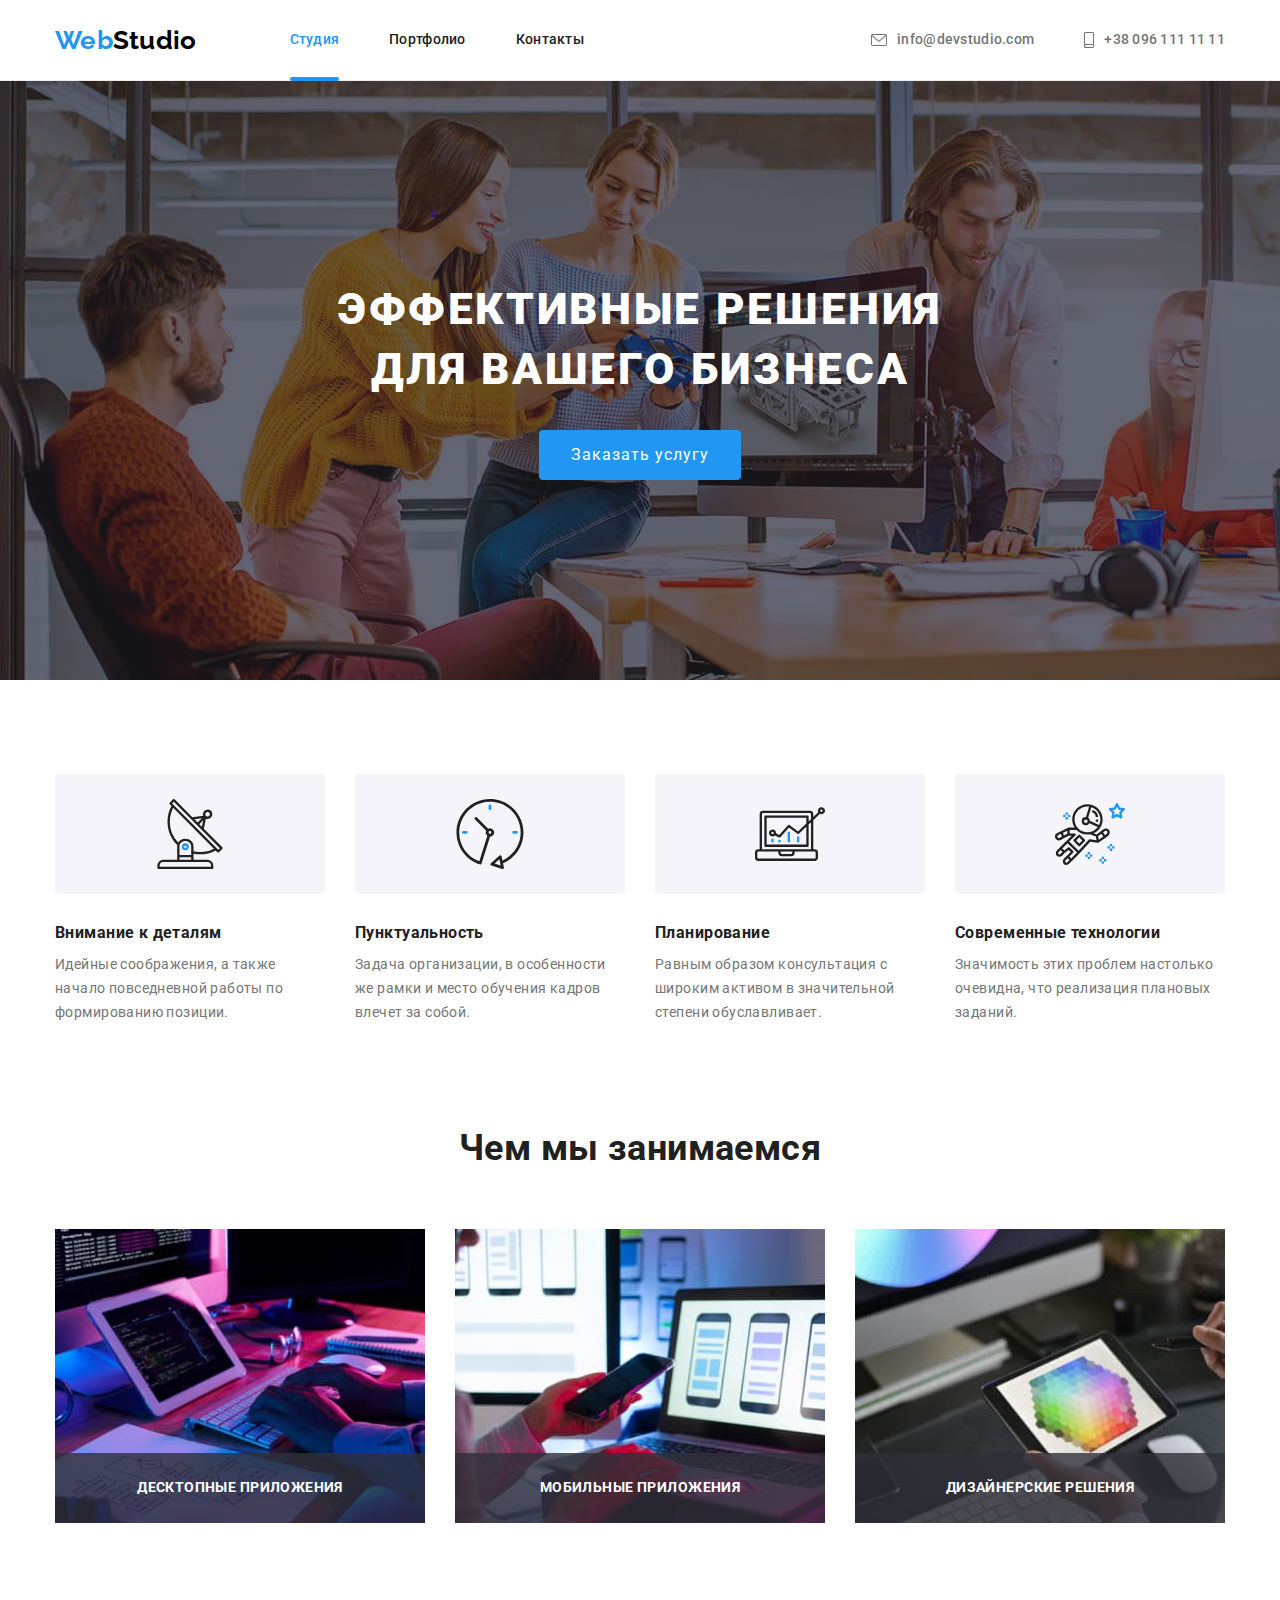
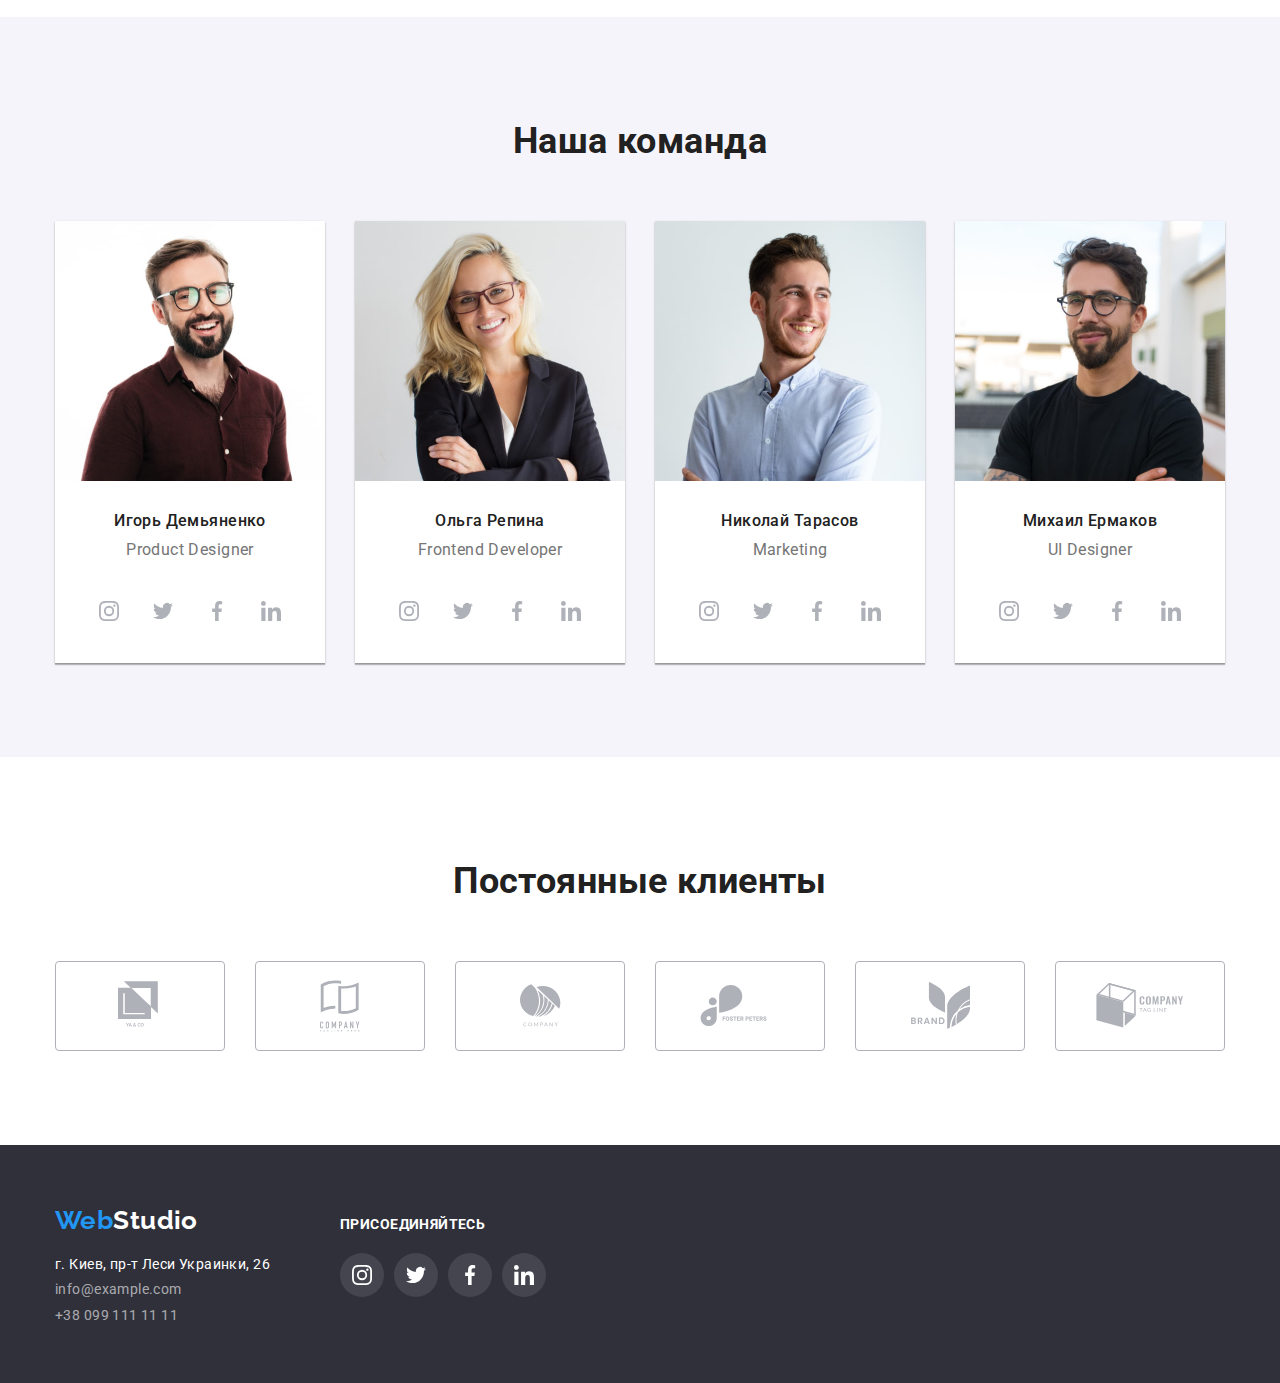
<file: index.html>
<!DOCTYPE html>
<html lang="ru">
<head>
    <meta charset="UTF-8">
    <meta name="viewport" content="width=device-width, initial-scale=1.0">
    <title>WebStudio</title>
    <link rel="stylesheet" href="https://cdnjs.cloudflare.com/ajax/libs/modern-normalize/1.0.0/modern-normalize.min.css">
    <link rel="preconnect" href="https://fonts.gstatic.com">
    <link href="https://fonts.googleapis.com/css2?family=Raleway:wght@700&family=Roboto:wght@400;500;700;900&display=swap" rel="stylesheet">
    <link rel="stylesheet" href="./css/styles.css">
</head>
<body>
<!--Header-->
    <header class="header">
        <div class="container">
            
            <nav class="nav">      
                <a href="./index.html" class="logo-studio"><span class="logo-web">Web</span>Studio</a>          
                <ul class="site-nav list">
                    
                      <li class="item actions"><a href="./index.html" class="nav-link current">Студия</a></li>                     
                      <li class="item"><a href="./portfolio.html" class="nav-link">Портфолио</a></li>                
                      <li class="item"><a href="" class="nav-link">Контакты</a></li>
                    
                </ul>
            </nav>    
            <ul class="contact list">
                <li class="contact-item">
                    <a href="mailto:info@devstudio.com" class="contact-link">                
                        <svg class="icon-mail">
                            <use href="./images/symbol-defs.svg#icon-envelope"></use>
                        </svg>
                        info@devstudio.com</a>
                </li>
                <li class="item">
                    <a href="tel:+380961111111" class="contact-link">                    
                        <svg class="icon-tel">
                            <use href="./images/symbol-defs.svg#icon-smartphone"></use>
                        </svg> 
                        +38 096 111 11 11</a></li>
            </ul>
        </div>
    </header>
    <main>

        <!--Hero-->

        <section class="hero section">
            <div class="overlay">
                <div class="block-hero"> 
                    <h1 class="main-theme">ЭФФЕКТИВНЫЕ РЕШЕНИЯ ДЛЯ ВАШЕГО БИЗНЕСА</h1>
                    <button type="button" class="hero-button" data-modal-open>Заказать услугу</button>   
                </div>     
                
            </div>         
        </section>


        <!--Модальное окно(backdrop)
        <div class="backdrop is-hidden" data-modal>
            <div class="modal">
                <button class="modal-button" data-modal-close>&#10006</button>
            </div>
        </div>-->



        <!--Преимущества(advantages)-->
        <section class="advantages">
            <div class="container">
                <h2 class="advantages-title visually-heeden ">Преимущества</h2>
                <ul class="list-advantages list" style="display: flex;">
                    <li class="item-list">
                        <div class="bg-svg">
                            <svg class="icon-advantages">
                                <use href="./images/symbol-defs.svg#icon-antenna"></use>
                            </svg>
                        </div>
                        <h3 class="title">Внимание к деталям</h3>
                        <p class="description">Идейные соображения, а также начало повседневной работы по формированию позиции.</p>
                    </li>
                    <li class="item-list">
                        <div class="bg-svg">
                            <svg class="icon-advantages">
                                <use href="./images/symbol-defs.svg#icon-clock"></use>
                            </svg>
                        </div>
                        <h3 class="title">Пунктуальность</h3>
                        <p class="description">Задача организации, в особенности же рамки и место обучения кадров влечет за собой.</p>
                    </li>
                    <li class="item-list">
                        <div class="bg-svg">
                            <svg class="icon-advantages">
                                <use href="./images/symbol-defs.svg#icon-diagram"></use>
                            </svg>
                        </div>
                        <h3 class="title">Планирование</h3>
                        <p class="description">Равным образом консультация с широким активом в значительной степени обуславливает.</p>
                    </li>
                    <li class="item-list">
                        <div class="bg-svg">
                            <svg class="icon-advantages">
                                <use href="./images/symbol-defs.svg#icon-astronaut"></use>
                            </svg>
                        </div>
                        <h3 class="title">Современные технологии</h3>
                        <p class="description">Значимость этих проблем настолько очевидна, что реализация плановых заданий.</p>
                    </li>
                </ul>
            </div>    
        </section>

        <!--Чем мы занимаемся(work)-->

        <section class="work">
            <div class="container">
                <h2 class="work-title">Чем мы занимаемся</h2>
                <ul class="work-img list">                    
                    <li class="lable"><img class="img-item " src="./images/img_1.jpg" alt="" width="370"> 
                        <div class="fon">
                            <p class="lable-text">ДЕСКТОПНЫЕ ПРИЛОЖЕНИЯ</p>
                        </div>                        
                    </li>    
                    <li class="lable"><img class="img-item " src="./images/img_2.jpg" alt="" width="370">    
                        <div class="fon">
                            <p class="lable-text">МОБИЛЬНЫЕ ПРИЛОЖЕНИЯ</p>
                        </div> 
                    </li> 
                    <li class="lable"><img class="img-item " src="./images/img_3.jpg" alt="" width="370">   
                         <div class="fon">
                            <p class="lable-text">ДИЗАЙНЕРСКИЕ РЕШЕНИЯ</p>
                        </div> 
                    </li> 
                </ul>  
            </div>       
        </section>

            <!--Наша команда(command)-->

        <section class="command">
            <div class="container">
                <h2 class="text-title">Наша команда</h2>
                <ul class="command-title list">
                    <li class="bloc-command">
                        <img class="img-command" src="./images/igor.jpg" alt="Игорь Демьяненко" width="270">
                        <div class="bclock-employee">
                            <h3 class="employee">Игорь Демьяненко</h3>
                            <p class="specialty">Product Designer</p>
                        </div>
                        <ul class="command-social list">
                            <li class="item ">
                                <a class="social-link" href="">
                                    <svg class="command-icon">
                                        <use href="./images/symbol-defs.svg#icon-instagram"></use> 
                                    </svg>
                                    
                                </a>
                            </li>
                            <li class="item ">
                                <a class="social-link" href="">
                                    <svg class="command-icon">
                                        <use href='./images/symbol-defs.svg#icon-twitter'></use>
                                    </svg>
                                </a>
                            </li>
                            <li class="item ">
                                <a class="social-link" href="">
                                    <svg class="command-icon">
                                        <use href='./images/symbol-defs.svg#icon-facebook'></use>
                                    </svg>
                                </a>
                            </li>
                            <li class="item ">
                                <a class="social-link" href="">
                                    <svg class="command-icon">
                                        <use href='./images/symbol-defs.svg#icon-linkedin'></use>
                                    </svg>
                                </a>
                            </li>
                        </ul>
                    </li>
                    <li class="bloc-command">
                        <img class="img-command" src="./images/olga.jpg" alt="Ольга Репина" width="270">
                        <div class="bclock-employee">  
                            <h3 class="employee">Ольга Репина</h3>
                            <p class="specialty">Frontend Developer</p>
                        </div>
                        <ul class="command-social list">
                            <li class="item ">
                                <a class="social-link" href="">
                                    <svg class="command-icon">
                                        <use href="./images/symbol-defs.svg#icon-instagram"></use> 
                                    </svg>
                                    
                                </a>
                            </li>
                            <li class="item ">
                                <a class="social-link" href="">
                                    <svg class="command-icon">
                                        <use href='./images/symbol-defs.svg#icon-twitter'></use>
                                    </svg>
                                </a>
                            </li>
                            <li class="item ">
                                <a class="social-link" href="">
                                    <svg class="command-icon">
                                        <use href='./images/symbol-defs.svg#icon-facebook'></use>
                                    </svg>
                                </a>
                            </li>
                            <li class="item ">
                                <a class="social-link" href="">
                                    <svg class="command-icon">
                                        <use href='./images/symbol-defs.svg#icon-linkedin'></use>
                                    </svg>
                                </a>
                            </li>
                        </ul>
                    </li>

                    <li class="bloc-command">
                        <img class="img-command" src="./images/nikolay.jpg" alt="Николай Тарасов" width="270">
                        <div class="bclock-employee">
                            <h3 class="employee">Николай Тарасов</h3>
                            <p class="specialty">Marketing</p>
                        </div> 
                        <ul class="command-social list">
                            <li class="item ">
                                <a class="social-link" href="">
                                    <svg class="command-icon">
                                        <use href="./images/symbol-defs.svg#icon-instagram"></use> 
                                    </svg>
                                    
                                </a>
                            </li>
                            <li class="item ">
                                <a class="social-link" href="">
                                    <svg class="command-icon">
                                        <use href='./images/symbol-defs.svg#icon-twitter'></use>
                                    </svg>
                                </a>
                            </li>
                            <li class="item ">
                                <a class="social-link" href="">
                                    <svg class="command-icon">
                                        <use href='./images/symbol-defs.svg#icon-facebook'></use>
                                    </svg>
                                </a>
                            </li>
                            <li class="item ">
                                <a class="social-link" href="">
                                    <svg class="command-icon">
                                        <use href='./images/symbol-defs.svg#icon-linkedin'></use>
                                    </svg>
                                </a>
                            </li>
                        </ul>   
                    </li>
                    <li class="bloc-command">
                        <img class="img-command" src="./images/mihail.jpg" alt="Михаил Ермаков" width="270">
                        <div class="bclock-employee">
                            <h3 class="employee">Михаил Ермаков</h3>
                            <p class="specialty">UI Designer</p>
                        </div>
                        <ul class="command-social list">
                            <li class="item ">
                                <a class="social-link" href="">
                                    <svg class="command-icon">
                                        <use href="./images/symbol-defs.svg#icon-instagram"></use> 
                                    </svg>
                                    
                                </a>
                            </li>
                            <li class="item ">
                                <a class="social-link" href="">
                                    <svg class="command-icon">
                                        <use href='./images/symbol-defs.svg#icon-twitter'></use>
                                    </svg>
                                </a>
                            </li>
                            <li class="item ">
                                <a class="social-link" href="">
                                    <svg class="command-icon">
                                        <use href='./images/symbol-defs.svg#icon-facebook'></use>
                                    </svg>
                                </a>
                            </li>
                            <li class="item ">
                                <a class="social-link" href="">
                                    <svg class="command-icon">
                                        <use href='./images/symbol-defs.svg#icon-linkedin'></use>
                                    </svg>
                                </a>
                            </li>
                        </ul>
                    </li>
                </ul>
            </div>   
        </section >

        <!--Постоянные клиенты-->

        <section class="section-client">
            <div class="container">
                <h2 class="client">Постоянные клиенты</h2>
                <ul class="list-client list">
                    <li class="item-client">
                        <a class="client-link" href="">
                            <svg class="yaco-icon">
                                <use href='./images/symbol-defs.svg#icon-logo-yaco'></use>
                            </svg>
                        </a>
                    </li>
                    <li class="item-client">
                        <a class="client-link" href="">
                            <svg class="tagline-icon ">
                                <use href='./images/symbol-defs.svg#icon-logo-tagline'></use>
                            </svg>
                        </a>
                    </li>
                    <li class="item-client">
                        <a class="client-link" href="">
                            <svg class="company-icon">
                                <use href='./images/symbol-defs.svg#icon-logo-company'></use>
                            </svg>
                        </a>
                    </li>
                    <li class="item-client">
                        <a class="client-link" href="">
                            <svg class="foster-icon">
                                <use href='./images/symbol-defs.svg#icon-logo-foster'></use>
                            </svg>
                        </a>
                    </li>
                    <li class="item-client">
                        <a class="client-link" href="">
                            <svg class="brand-icon">
                                <use href='./images/symbol-defs.svg#icon-logo-brand'></use>
                            </svg>
                        </a>
                    </li>
                    <li class="item-client">
                        <a class="client-link" href="">
                            <svg class="tag-icon">
                                <use href='./images/symbol-defs.svg#icon-logo-tag'></use>
                            </svg>
                        </a>
                    </li>

                </ul>
            </div>

        </section>
    </main>  

    <!--Footer-->

    <footer class="footer">
        <div class="container">
            <ul class="footer-list list">
                <li class="link">                    
                    <a href="./index.html" class="log-studio"><span class="logo-web">Web</span>Studio</a>               
                    <div  class="contact-footer list">    
                        <address class="address">г. Киев, пр-т Леси Украинки, 26</address>        
                        <a href="mailto:info@example.com" class="mail">info@example.com</a>
                        <a href="tel:+380991111111" class="tel">+38 099 111 11 11</a>
                    </div> 
                </li>
                <li class="link-social">
                    <h2 class="text-social">ПРИСОЕДИНЯЙТЕСЬ</h2>
                    <div class="social-bloc">
                        <ul class="list-social list">
                            <li class="item ">
                                <a class="social-footer" href="">
                                    <svg class="footer-icon">
                                        <use href="./images/symbol-defs.svg#icon-instagram"></use> 
                                    </svg>
                                    
                                </a>
                            </li>
                            <li class="item ">
                                <a class="social-footer" href="">
                                    <svg class="footer-icon">
                                        <use href='./images/symbol-defs.svg#icon-twitter'></use>
                                    </svg>
                                </a>
                            </li>
                            <li class="item ">
                                <a class="social-footer" href="">
                                    <svg class="footer-icon">
                                        <use href='./images/symbol-defs.svg#icon-facebook'></use>
                                    </svg>
                                </a>
                            </li>
                            <li class="item ">
                                <a class="social-footer" href="">
                                    <svg class="footer-icon">
                                        <use href='./images/symbol-defs.svg#icon-linkedin'></use>
                                    </svg>
                                </a>
                            </li>
                        </ul>

                    </div>
                </li>
            </ul>
        </div>    
    </footer>
        <!--Модальное окно(backdrop)-->
    <div class="backdrop is-hidden" data-modal>
        <div class="modal">
            <button class="modal-button" data-modal-close>&#10006;</button>
        </div>
    </div>
    <script src="./js/modal.js"></script>      
</body>
</file>
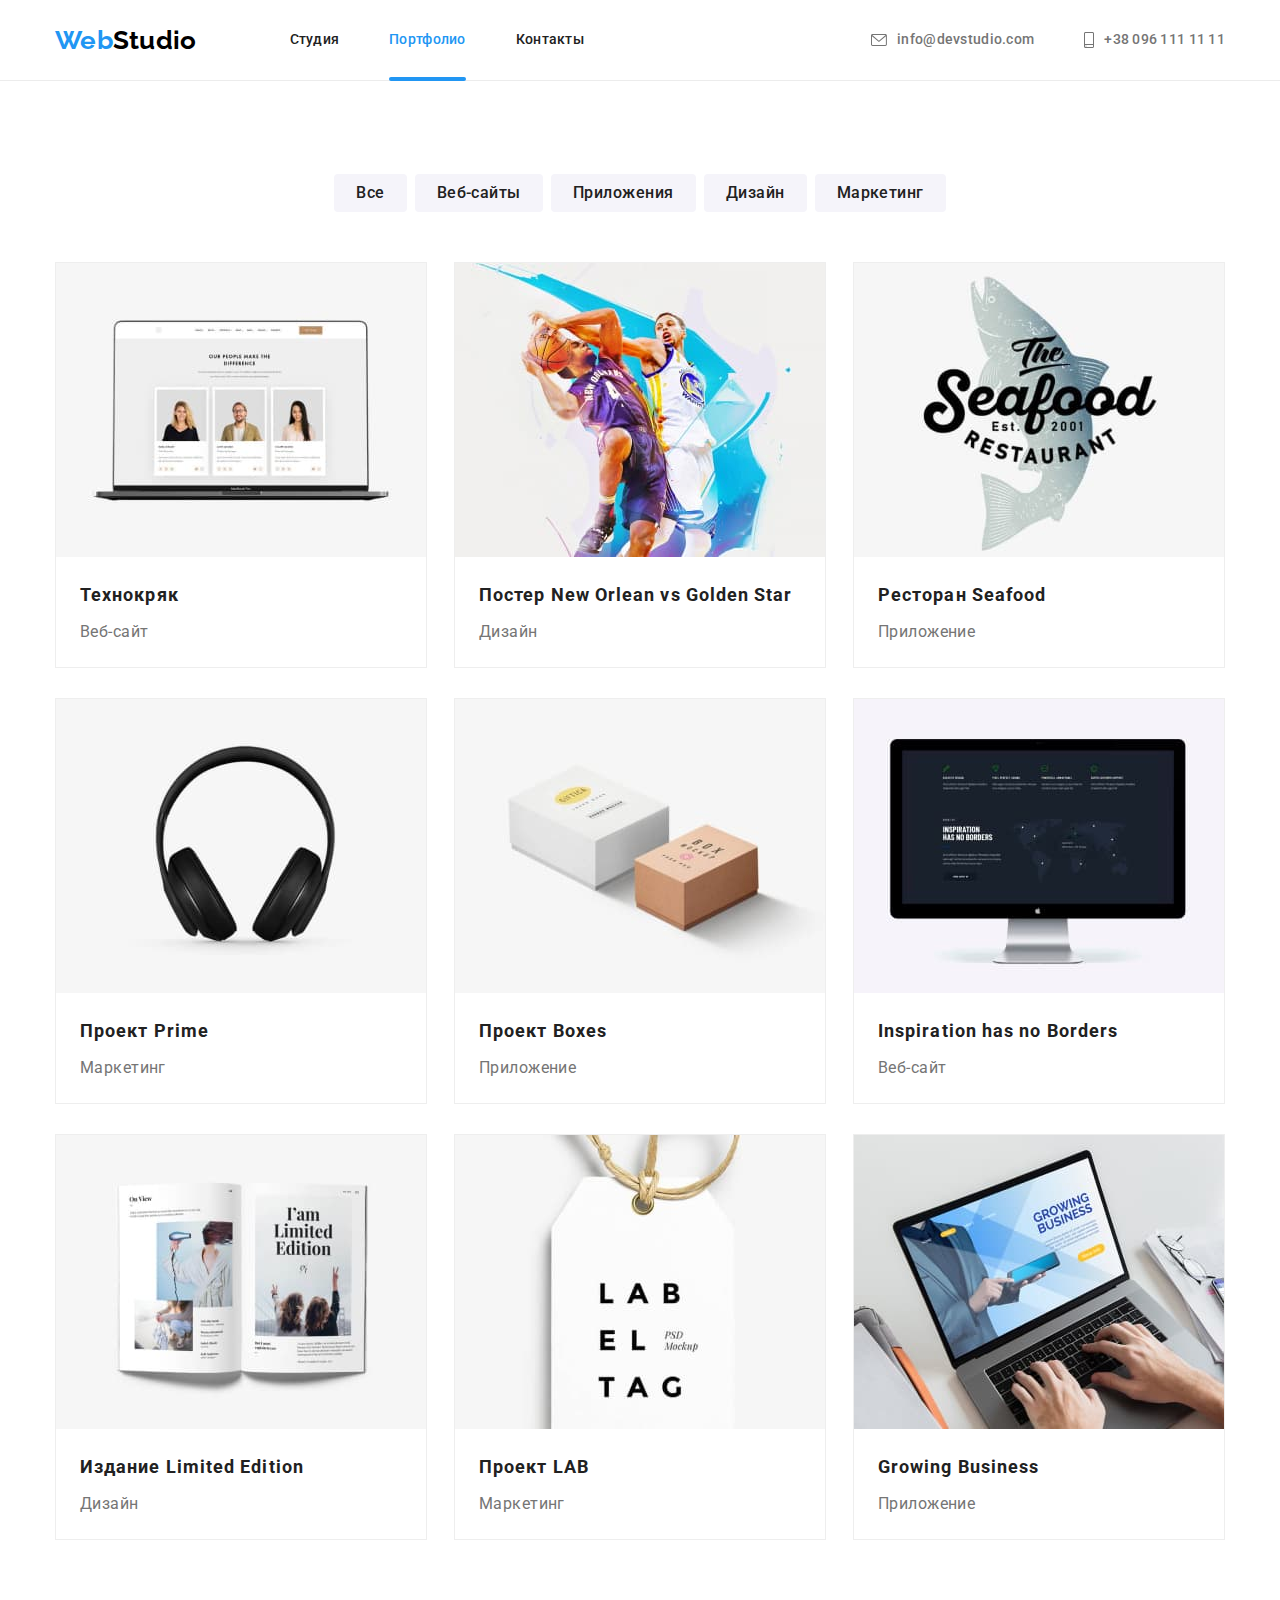
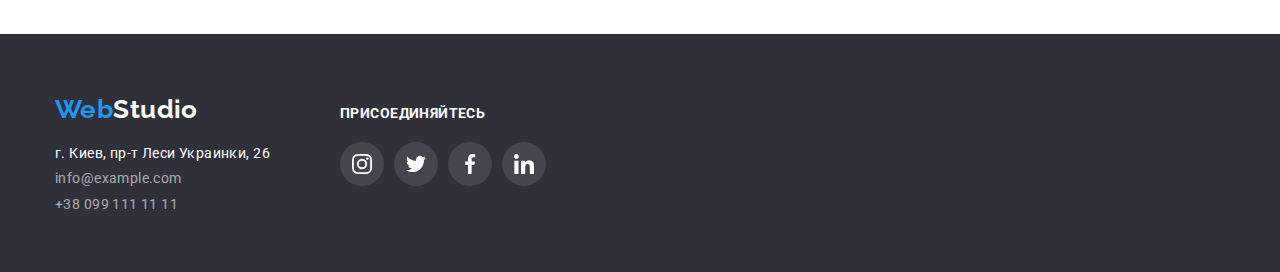
<file: portfolio.html>
<!DOCTYPE html>
<html lang="ru">
<head>
    <meta charset="UTF-8">
    <meta name="viewport" content="width=device-width, initial-scale=1.0">
    <title>WebStudio</title>
    <link rel="stylesheet" href="https://cdnjs.cloudflare.com/ajax/libs/modern-normalize/1.0.0/modern-normalize.min.css">
    <link rel="preconnect" href="https://fonts.gstatic.com">
    <link href="https://fonts.googleapis.com/css2?family=Raleway:wght@700&family=Roboto:wght@400;500;700;900&display=swap" rel="stylesheet">
    <link rel="stylesheet" href="./css/styles.css">
</head>
<body>
<!--Header-->
    <header class="header">
    <div class="container">
        
        <nav class="nav"> 
            <a href="./index.html" class="logo-studio"><span class="logo-web">Web</span>Studio</a>               
            <ul class="site-nav list">
                <li class="item"><a href="./index.html" class="nav-link ">Студия</a></li>
                <li class="item actions"><a href="./portfolio.html" class="nav-link current">Портфолио</a></li>                
                <li class="item"><a href="" class="nav-link">Контакты</a></li>
            </ul>
        </nav>    
        <ul class="contact list">
            <li class="contact-item">
                <a href="mailto:info@devstudio.com" class="contact-link">                
                    <svg class="icon-mail">
                        <use href="./images/symbol-defs.svg#icon-envelope"></use>
                    </svg>
                    info@devstudio.com</a>
            </li>
            <li class="item">
                <a href="tel:+380961111111" class="contact-link">                    
                    <svg class="icon-tel">
                        <use href="./images/symbol-defs.svg#icon-smartphone"></use>
                    </svg> 
                    +38 096 111 11 11</a></li>
        </ul>
    </div>
</header>

<!--Main-->
    <main>
        <!--Фильтр работ-->

        <section class="filter">
            <h1 class="title-portfolio visually-heeden">Портфолио</h1>
            <div class="container">
                <h2 class="title-filter visually-heeden">Фильтр работ</h2>
                <ul class="filter-work list" style="display: flex;">
                    <li class="filter-link">
                        <button type="button" class="button-filter">Все</button>
                    </li>
                    <li class="filter-link">
                        <button type="button" class="button-filter">Веб-сайты</button>
                    </li>
                    <li class="filter-link">
                        <button type="button" class="button-filter">Приложения</button>
                    </li>
                    <li class="filter-link">
                        <button type="button" class="button-filter">Дизайн</button>
                    </li>
                    <li class="filter-link">
                        <button type="button" class="button-filter">Маркетинг</button>
                    </li>
                </ul>   
            
                <ul class="scroll list" >
                    
                    <li class="directions-work">
                            
                        <a href="#" class="works-link">
                            <div class="produkt">
                                <img class="img-directions" src="./images/technokryak.jpg" alt="technokryak" width="370">
                                <div class="produkt-actions">
                                    <p class="text-action">Технокряк это современная площадка распространения коронавируса. Компании используют эту платформу для цифрового шпионажа и атак на защищённые сервера конкурентов.</p>
                                </div>                                                                
                            </div>                            
                            <div class="block-work">
                                <h2 class="example">Технокряк</h2>
                                <p class="directions">Веб-сайт</p> 
                            </div>
                        </a>
                    </li>
                     
                    <li class="directions-work">
                        
                        <a href="#" class="works-link">
                            <div class="produkt">   
                                <img class="img-directions" src="./images/poster.jpg" alt="poster" width="370">
                                <div class="produkt-actions">
                                    <p class="text-action">Технокряк это современная площадка распространения коронавируса. Компании используют эту платформу для цифрового шпионажа и атак на защищённые сервера конкурентов.</p>
                                </div> 
                            </div>
                            <div class="block-work">    
                                <h2 class="example">Постер New Orlean vs Golden Star</h2>
                                <p class="directions">Дизайн</p>
                            </div>
                        </a>
                    </li>
                    <li class="directions-work">
                        <a href="#" class="works-link">
                            <div class="produkt">                                
                                <img  class="img-directions" src="./images/restaurant.jpg" alt="restaurant" width="370">
                                <div class="produkt-actions">
                                    <p class="text-action">Технокряк это современная площадка распространения коронавируса. Компании используют эту платформу для цифрового шпионажа и атак на защищённые сервера конкурентов.</p>
                                </div>
                            </div>
                            <div class="block-work">
                                <h2 class="example">Ресторан Seafood</h2>
                                <p class="directions">Приложение</p>
                            </div>
                        </a>
                    </li>
                    <li class="directions-work">
                        <a href="#" class="works-link">
                            <div class="produkt">   
                                <img class="img-directions" src="./images/prime-project.jpg" alt="prime-project" width="370">
                                <div class="produkt-actions">
                                    <p class="text-action">Технокряк это современная площадка распространения коронавируса. Компании используют эту платформу для цифрового шпионажа и атак на защищённые сервера конкурентов.</p>
                                </div>    
                            </div> 
                            <div class="block-work">
                                <h2 class="example">Проект Prime</h2>
                                <p class="directions">Маркетинг</p>
                            </div>
                        </a>
                    </li>
                    <li class="directions-work">
                        <a href="#" class="works-link">
                            <div class="produkt">     
                                <img class="img-directions" src="./images/boxes-project.jpg" alt="boxes-project" width="370">
                                <div class="produkt-actions">
                                    <p class="text-action">Технокряк это современная площадка распространения коронавируса. Компании используют эту платформу для цифрового шпионажа и атак на защищённые сервера конкурентов.</p>
                                </div>
                            </div>
                            <div class="block-work">
                                <h2 class="example">Проект Boxes</h2>
                                <p class="directions">Приложение</p>
                            </div>
                        </a>
                    </li>
                    <li class="directions-work">
                        <a href="#" class="works-link">
                            <div class="produkt"> 
                                <img class="img-directions" src="./images/inspiration.jpg" alt="inspiration" width="370">
                                <div class="produkt-actions">
                                    <p class="text-action">Технокряк это современная площадка распространения коронавируса. Компании используют эту платформу для цифрового шпионажа и атак на защищённые сервера конкурентов.</p>
                                </div>
                            </div>
                            <div class="block-work">
                                <h2 class="example">Inspiration has no Borders</h2>
                                <p class="directions">Веб-сайт</p>
                            </div>
                        </a>
                    </li>
                    <li class="directions-work">
                        <a href="#" class="works-link">
                            <div class="produkt"> 
                                <img class="img-directions" src="./images/edition.jpg" alt="edition" width="370">
                                <div class="produkt-actions">
                                    <p class="text-action">Технокряк это современная площадка распространения коронавируса. Компании используют эту платформу для цифрового шпионажа и атак на защищённые сервера конкурентов.</p>
                                </div>
                            </div>
                            <div class="block-work">
                                <h2 class="example">Издание Limited Edition</h2>
                                <p class="directions">Дизайн</p>
                            </div>
                        </a>
                    </li>
                    <li class="directions-work">
                        <a href="#" class="works-link">
                            <div class="produkt"> 
                                <img class="img-directions" src="./images/lab-project.jpg" alt="lab-project" width="370">
                                <div class="produkt-actions">
                                    <p class="text-action">Технокряк это современная площадка распространения коронавируса. Компании используют эту платформу для цифрового шпионажа и атак на защищённые сервера конкурентов.</p>
                                </div>
                            </div>
                            <div class="block-work">
                                <h2 class="example">Проект LAB</h2>
                                <p class="directions">Маркетинг</p>
                            </div>
                        </a>
                    </li>
                    <li class="directions-work">
                        <a href="#" class="works-link">
                            <div class="produkt"> 
                                <img class="img-directions" src="./images/growing-business.jpg" alt="growing-business" width="370">
                                <div class="produkt-actions">
                                    <p class="text-action">Технокряк это современная площадка распространения коронавируса. Компании используют эту платформу для цифрового шпионажа и атак на защищённые сервера конкурентов.</p>
                                </div>
                            </div>
                            <div class="block-work">
                                <h2 class="example">Growing Business</h2>
                                <p class="directions">Приложение</p>
                            </div>
                        </a>
                    </li>
                </ul>
            </div>    
        </section>

    </main>
  

    <!--Footer-->

    <footer class="footer">
        <div class="container">
            <ul class="footer-list list">
                <li class="link">                    
                    <a href="./index.html" class="log-studio"><span class="logo-web">Web</span>Studio</a>               
                    <div  class="contact-footer list">    
                        <address class="address">г. Киев, пр-т Леси Украинки, 26</address>        
                        <a href="mailto:info@example.com" class="mail">info@example.com</a>
                        <a href="tel:+380991111111" class="tel">+38 099 111 11 11</a>
                    </div> 
                </li>
                <li class="link-social">
                    <h2 class="text-social">ПРИСОЕДИНЯЙТЕСЬ</h2>
                    <div class="social-bloc">
                        <ul class="list-social list">
                            <li class="item ">
                                <a class="social-footer" href="">
                                    <svg class="footer-icon">
                                        <use href="./images/symbol-defs.svg#icon-instagram"></use> 
                                    </svg>
                                    
                                </a>
                            </li>
                            <li class="item ">
                                <a class="social-footer" href="">
                                    <svg class="footer-icon">
                                        <use href='./images/symbol-defs.svg#icon-twitter'></use>
                                    </svg>
                                </a>
                            </li>
                            <li class="item ">
                                <a class="social-footer" href="">
                                    <svg class="footer-icon">
                                        <use href='./images/symbol-defs.svg#icon-facebook'></use>
                                    </svg>
                                </a>
                            </li>
                            <li class="item ">
                                <a class="social-footer" href="">
                                    <svg class="footer-icon">
                                        <use href='./images/symbol-defs.svg#icon-linkedin'></use>
                                    </svg>
                                </a>
                            </li>
                        </ul>

                    </div>
                </li>
            </ul>
        </div>    
    </footer>           
</body>
</file>
<file: css/styles.css>
/* Цвет Header фона background: #FFFFFF */
/* Цвет Hero фона background: #2F303A */
/* Цвет Преимущества(advantages) фона background: #E5E5E5 */
/* Цвет Чем мы занимаемся(work) фона background: #E5E5E5 */
/* Цвет Наша команда(command) фона background: #F5F4FA */
/* Цвет Наша команда(command) фона background: #2F303A*/
/* Цвет фона фильтра кнопок background: #F5F4FA */

:root {
  --main-text-color: #212121;
  --secondary-text-color: #757575;
  --accent-text-color: #2196f3;
  --white-text-color: #ffffff;
  --footer-text-color: rgba(255, 255, 255, 0.6);
  --logstudio-color: #000000;
  --background-footer-hero: #2f303a;
  --bg-command-color: #f5f4fa;
  --border-bottom-heder: #ececec;
  --border-directions-work-color: #eeeeee;
  --hero-bg-color: #c4c4c4;
  --social-command-color: #afb1b8;
  --bg-color-social-footer: #44454e;
  --box-shadow-works-link: 0px 1px 1px rgba(0, 0, 0, 0.12),
    0px 4px 4px rgba(0, 0, 0, 0.06), 1px 4px 6px rgba(0, 0, 0, 0.16);
  --box-shadow-filter-button: 0px 3px 1px rgba(0, 0, 0, 0.1),
    0px 1px 2px rgba(0, 0, 0, 0.08), 0px 2px 2px rgba(0, 0, 0, 0.12);
  --box-shadow-bloc-command: 0px 1px 3px rgba(0, 0, 0, 0.12),
    0px 1px 1px rgba(0, 0, 0, 0.14), 0px 2px 1px rgba(0, 0, 0, 0.2);
  --gradient-color: rgba(47, 48, 58, 0.4);
  --fill-icon: currentColor;
  --bg-lable-color: rgba(47, 48, 58, 0.8);
  --bg-directions-work-color: rgba(33, 150, 243, 0.9);
}

body {
  font-family: "Roboto", sans-serif;
  font-weight: 400;
  font-size: 14px;
  letter-spacing: 0.03em;
  padding-top: 80px;

  background-color: var(--white-text-color);
}

.list {
  list-style: none;
}

a {
  display: block;
  text-decoration: none;
}

ul {
  margin-top: 0;
  margin-bottom: 0;
  padding-left: 0;
}

h1,
h2,
h3,
p {
  margin-top: 0;
  margin-bottom: 0;
}

.container {
  width: 1200px;
  margin-left: auto;
  margin-right: auto;
  padding-right: 15px;
  padding-left: 15px;
}

.overlay {
  max-width: 1600px;
  height: 600px;
  margin-left: auto;
  margin-right: auto;
  padding-top: 200px;
}

/* Header */

.header {
  position: fixed;
  top: 0;
  left: 0;
  z-index: 2;

  width: 100%;
  min-height: 80px;

  background-color: var(--white-text-color);

  font-weight: 500;
  line-height: 1.14;
  letter-spacing: 0.02em;
  border-bottom: 1px solid var(--border-bottom-heder);
}

.header > .container {
  display: flex;
  align-items: center;
}

.logo-studio {
  margin-right: 93px;

  font-family: Raleway;
  font-weight: 700;
  font-size: 26px;
  line-height: 1.19;
  color: var(--logstudio-color);
}
.logo-web {
  color: var(--accent-text-color);
}

.nav {
  display: flex;
  align-items: center;
  margin-right: auto;
}
.site-nav {
  display: flex;
}

.site-nav > .item:not(:last-child) {
  margin-right: 50px;
}

.nav-link {
  padding-top: 32px;
  padding-bottom: 32px;

  color: var(--main-text-color);

  /*transition-property: color;
  transition-duration: 250ms;
  transition-timing-function: cubic-bezier(0.4, 0, 0.2, 1);*/
  transition: color 250ms cubic-bezier(0.4, 0, 0.2, 1);
}
.site-nav .nav-link:hover,
.site-nav .nav-link:focus {
  color: var(--accent-text-color);
}

.site-nav .nav-link.current {
  color: var(--accent-text-color);
}

.contact {
  display: flex;

  align-items: center;
}

.contact > .contact-item:not(:last-child) {
  margin-right: 50px;
}
.contact-item {
  color: var(--secondary-text-color);
}

.contact-link {
  display: flex;
  justify-content: center;
  align-items: center;
  padding-top: 32px;
  padding-bottom: 32px;
  color: var(--secondary-text-color);
  fill: var(--fill-icon);
  /*transition-property: color;
  transition-duration: 250ms;
  transition-timing-function: cubic-bezier(0.4, 0, 0.2, 1);*/
  transition: color 250ms cubic-bezier(0.4, 0, 0.2, 1);
}
.contact .contact-link:focus,
.contact .contact-link:hover {
  color: var(--accent-text-color);
}

.contact-link > .color-icon {
  color: var(--social-command-color);
}
.icon-mail {
  width: 16px;
  height: 12px;
  margin-right: 10px;
}
.icon-tel {
  width: 10px;
  height: 16px;
  margin-right: 10px;
}

.item {
  position: relative;
}

.actions::before {
  position: absolute;
  display: inline-block;
  content: "";
  width: 100%;
  height: 4px;
  bottom: -1px;

  background-color: var(--accent-text-color);
  border-radius: 2px;
}

/* Hero */

.hero.section {
  padding: 0;
  background-color: var(--hero-bg-color);
}

.hero .overlay {
  background-image: linear-gradient(
      to right,
      var(--gradient-color),
      var(--gradient-color)
    ),
    url("../images/hero.jpg");
}

.block-hero {
  width: 696px;
  margin-left: auto;
  margin-right: auto;
}

.main-theme {
  text-align: center;
  margin-bottom: 30px;

  font-weight: 900;
  font-size: 44px;
  line-height: 1.36;
  letter-spacing: 0.06em;
  color: var(--white-text-color);
}

.hero-button {
  border-radius: 4px;
  display: block;
  border: none;
  cursor: pointer;
  margin-left: auto;
  margin-right: auto;
  padding-top: 10px;
  padding-bottom: 10px;
  padding-right: 32px;
  padding-left: 32px;
  background-color: var(--accent-text-color);

  font-family: inherit;
  font-size: 16px;
  line-height: 1.88;
  letter-spacing: 0.06em;
  color: var(--white-text-color);
}

/*Модальное окно*/

.backdrop {
  position: fixed;
  top: 0;
  left: 0;
  z-index: 3;

  width: 100%;
  height: 100%;
  background-color: rgba(0, 0, 0, 0.2);
  /*
  transition-duration: 250ms;
  transition-timing-function: cubic-bezier(0.4, 0, 0.2, 1);*/
  transition: transform 250ms cubic-bezier(0.4, 0, 0.2, 1);
}

.modal {
  position: absolute;

  top: 50%;
  left: 50%;
  transform: translate(-50%, -50%);

  min-width: 528px;
  min-height: 581px;
  background: #ffffff;
  box-shadow: 0px 1px 3px rgba(0, 0, 0, 0.12), 0px 1px 1px rgba(0, 0, 0, 0.14),
    0px 2px 1px rgba(0, 0, 0, 0.2);
  border-radius: 4px;
  /*transition-property: color;
  transition-duration: 250ms;
  transition-timing-function: cubic-bezier(0.4, 0, 0.2, 1);*/
  transition: transform 250ms cubic-bezier(0.4, 0, 0.2, 1);
}

.backdrop.is-hidden {
  opacity: 0;
  pointer-events: none;
}
.modal-button {
  position: absolute;
  top: 0;
  right: 0;
  margin-top: 8px;
  margin-right: 8px;
  padding: 6px;

  width: 30px;
  height: 30px;

  background-color: var(--white-text-color);
  border: 1px solid rgba(0, 0, 0, 0.1);
  border-radius: 50%;
  outline: transparent;
}

/* Преимущества(advantages) */

.advantages {
  padding-top: 94px;

  display: flex;
}
.list-advantages > .item-list:not(:last-child) {
  margin-right: 30px;
}

.visually-heeden {
  position: absolute;
  clip: rect(0 0 0 0);
  width: 1px;
  height: 1px;
  margin: -1px;
}

.item-list {
  width: 270px;
}

.bg-svg {
  display: flex;
  height: 120px;
  justify-content: center;
  align-items: center;
  margin-bottom: 30px;
  border-radius: 4px;
  background-color: var(--bg-command-color);
}

.icon-advantages {
  width: 70px;
  height: 70px;
}

.title {
  margin-bottom: 10px;
  font-weight: 700;
  line-height: 1.14;
  color: var(--main-text-color);
}

.description {
  line-height: 1.71;
  color: var(--secondary-text-color);
}

/* Чем мы занимаемся(work) */
.work,
.command,
.section-client {
  padding-top: 94px;
  padding-bottom: 94px;
}

.work-title,
.text-title,
.client {
  margin-bottom: 50px;
  text-align: center;

  font-weight: 700;
  font-size: 36px;
  line-height: 1.67;
  color: var(--main-text-color);
}

.work-img {
  display: flex;
}
.img-item {
  display: block;
}

.work-img > .lable:not(:last-child) {
  margin-right: 30px;
}

.lable {
  position: relative;
}

.lable-text {
  position: absolute;
  top: 50%;
  left: 50%;
  transform: translate(-50%, -50%);

  color: var(--white-text-color);

  line-height: 1.14;
  font-weight: bold;
  white-space: nowrap;
}
.fon {
  content: "";
  position: absolute;
  width: 100%;
  height: 70px;
  bottom: 0;
  left: 0;

  background-color: var(--bg-lable-color);
}

/* Наша команда(command) */
.command {
  background-color: var(--bg-command-color);
}

.bloc-command {
  background-color: var(--white-text-color);
  box-shadow: var(--box-shadow-bloc-command);
}

.command-title {
  display: flex;
}

.command-title > .bloc-command:not(:last-child) {
  margin-right: 30px;
}

.img-command {
  display: block;
}

.bclock-employee {
  padding-top: 30px;
  padding-bottom: 30px;
}

.employee {
  margin-bottom: 10px;
  text-align: center;

  font-weight: 500;
  font-size: 16px;
  line-height: 1.19;
  color: var(--main-text-color);
}

.specialty {
  text-align: center;

  font-weight: 400;
  font-size: 16px;
  line-height: 1.19;
  color: var(--secondary-text-color);
}

.command-social {
  display: flex;
  justify-content: center;
  margin-bottom: 30px;
}

.command-social > .item:not(:last-child) {
  margin-right: 10px;
}

.social-link {
  display: inline-flex;
  justify-content: center;
  align-items: center;
  width: 44px;
  height: 44px;

  border-radius: 50%;
  fill: var(--social-command-color);
  color: var(--fill-icon);
  /*transition-property: fill, background-color;
  transition-duration: 250ms;
  transition-timing-function: cubic-bezier(0.4, 0, 0.2, 1);*/
  transition: fill 250ms cubic-bezier(0.4, 0, 0.2, 1),
    background-color 250ms cubic-bezier(0.4, 0, 0.2, 1);
}

.social-link:hover,
.social-link:focus {
  fill: var(--white-text-color);
  background-color: var(--accent-text-color);
}

.command-icon {
  width: 20px;
  height: 20px;
}
/*Постоянные клиенты*/

.list-client {
  display: flex;
  justify-content: center;
  align-items: center;
}
.client-link {
  display: flex;
  justify-content: center;
  align-items: center;
  width: 170px;
  height: 90px;
  border: 1px solid var(--social-command-color);
  border-radius: 4px;
  color: var(--social-command-color);
  fill: var(--fill-icon);
  /*transition-property: color, border, fill;
  transition-duration: 250ms;
  transition-timing-function: cubic-bezier(0.4, 0, 0.2, 1);*/
  transition: color 250ms cubic-bezier(0.4, 0, 0.2, 1),
    border 250ms cubic-bezier(0.4, 0, 0.2, 1),
    fill 250ms cubic-bezier(0.4, 0, 0.2, 1);
}

.list-client > .item-client:not(:last-child) {
  margin-right: 30px;
}

.yaco-icon {
  width: 44px;
  height: 49px;
}

.tagline-icon {
  width: 40px;
  height: 52px;
}
.company-icon {
  width: 41px;
  height: 43px;
}
.foster-icon {
  width: 80px;
  height: 42px;
}
.brand-icon {
  width: 59px;
  height: 47px;
}

.tag-icon {
  width: 88px;
  height: 45px;
}

.client-link:hover,
.client-link:focus {
  border: 1px solid var(--accent-text-color);
  color: var(--accent-text-color);
}
/* Footer */

.footer {
  padding-top: 60px;
  padding-bottom: 60px;
  background-color: var(--background-footer-hero);
}
.footer-list {
  display: flex;
  align-items: baseline;
}
.footer-list > .link {
  margin-right: 70px;
}

.log-studio {
  margin-bottom: 20px;
  font-family: Raleway;
  font-weight: 700;
  font-size: 26px;
  line-height: 1.19;
  color: var(--white-text-color);
}

.address {
  font-style: normal;
  line-height: 1.17;
  color: var(--white-text-color);
  margin-bottom: 9px;
}

.mail,
.tel {
  line-height: 1.17;
  color: var(--footer-text-color);
  /*transition-property: color;
  transition-duration: 250ms;
  transition-timing-function: cubic-bezier(0.4, 0, 0.2, 1);*/
  transition: color 250ms cubic-bezier(0.4, 0, 0.2, 1);
}
.mail {
  margin-bottom: 9px;
}

.mail:hover,
.mail:focus {
  color: var(--accent-text-color);
}
.tel:hover,
.tel:focus {
  color: var(--accent-text-color);
}

.text-social {
  color: var(--white-text-color);

  font-size: 14px;
  line-height: 1.14;

  margin-bottom: 20px;
}

.social-footer {
  display: inline-flex;
  justify-content: center;
  align-items: center;
  width: 44px;
  height: 44px;
  background-color: var(--bg-color-social-footer);
  border-radius: 50%;
  color: var(--white-text-color);
  fill: var(--fill-icon);
  /*transition-property: background-color;
  transition-duration: 250ms;
  transition-timing-function: cubic-bezier(0.4, 0, 0.2, 1);*/
  transition: background-color 250ms cubic-bezier(0.4, 0, 0.2, 1);
}

.list-social {
  display: flex;
  justify-content: center;
  align-items: center;
}

.list-social > .item:not(:last-child) {
  margin-right: 10px;
}

.social-footer:hover,
.social-footer:focus {
  background-color: var(--accent-text-color);
}
.footer-icon {
  width: 20px;
  height: 20px;
}
/* ПОРТФОЛИО */

/* Фильтр работ */

.filter {
  padding-top: 94px;
  padding-bottom: 94px;
}

.filter-work > .filter-link:not(:last-child) {
  margin-right: 8px;
}

.filter-work {
  margin-bottom: 50px;
}

.filter-work {
  justify-content: center;
}

.button-filter {
  padding-top: 6px;
  padding-right: 22px;
  padding-bottom: 6px;
  padding-left: 22px;
  border: none;
  cursor: pointer;
  border-radius: 4px;

  background-color: var(--bg-command-color);

  font-family: inherit;
  font-weight: 500;
  font-size: 16px;
  line-height: 1.63;
  letter-spacing: 0.03em;
  color: var(--main-text-color);
  /*transition-property: fill, background-color, box-shadow;
  transition-duration: 250ms;
  transition-timing-function: cubic-bezier(0.4, 0, 0.2, 1);*/

  transition: color 250ms cubic-bezier(0.4, 0, 0.2, 1),
    background-color 250ms cubic-bezier(0.4, 0, 0.2, 1),
    box-shadow 250ms cubic-bezier(0.4, 0, 0.2, 1);
}

.filter-work .button-filter:hover,
.filter-work .button-filter:focus {
  background-color: var(--accent-text-color);
  color: var(--white-text-color);
  box-shadow: var(--box-shadow-filter-button);
}

/*Направления работ по фильтру */

/* Наименование примеров направлений работ */
.scroll {
  display: flex;
  flex-wrap: wrap;
}

.directions-work .works-link:hover,
.directions-work .works-link:focus {
  box-shadow: var(--box-shadow-works-link);
}

.directions-work:not(:nth-child(3n)) {
  margin-right: auto;
}
.directions-work:nth-child(-n + 6) {
  margin-bottom: 30px;
}
.directions-work {
  border: 1px solid var(--border-directions-work-color);
}

.works-link {
  /*transition-property: box-shadow;
  transition-duration: 250ms;
  transition-timing-function: cubic-bezier(0.4, 0, 0.2, 1);*/

  transition: box-shadow 250ms cubic-bezier(0.4, 0, 0.2, 1);
}
.block-work {
  padding-top: 20px;
  padding-bottom: 20px;
}

.img-directions {
  display: block;
}

.example {
  font-weight: 700;
  font-size: 18px;
  line-height: 2;
  letter-spacing: 0.06em;
  color: var(--main-text-color);

  padding-right: 24px;
  padding-left: 24px;
  margin-bottom: 4px;
}

.directions {
  font-size: 16px;
  line-height: 1.875;
  color: var(--secondary-text-color);

  padding-right: 24px;
  padding-left: 24px;
}

.produkt {
  position: relative;
  overflow: hidden;
}
.text-action {
  position: absolute;
  top: 50%;
  left: 50%;
  transform: translate(-50%, -50%);
  width: 322px;
  height: 168px;

  font-size: 18px;
  line-height: 1.56;
  color: #ffffff;
}

.produkt-actions {
  position: absolute;
  width: 100%;
  height: 100%;
  top: 0;
  left: 0;

  transform: translateY(101%);

  /*
  transition-duration: 250ms;
  transition-timing-function: cubic-bezier(0.4, 0, 0.2, 1);*/
  transition: 250ms ease;
  transition-timing-function: cubic-bezier(0.4, 0, 0.2, 1);

  background-color: var(--bg-directions-work-color);
}

.works-link:hover .produkt-actions,
.works-link:focus .produkt-actions  {
  transform: translatey(0);
}

/*.works-link:focus .produkt-actions {
  transform: translatey(0);
}
</file>
